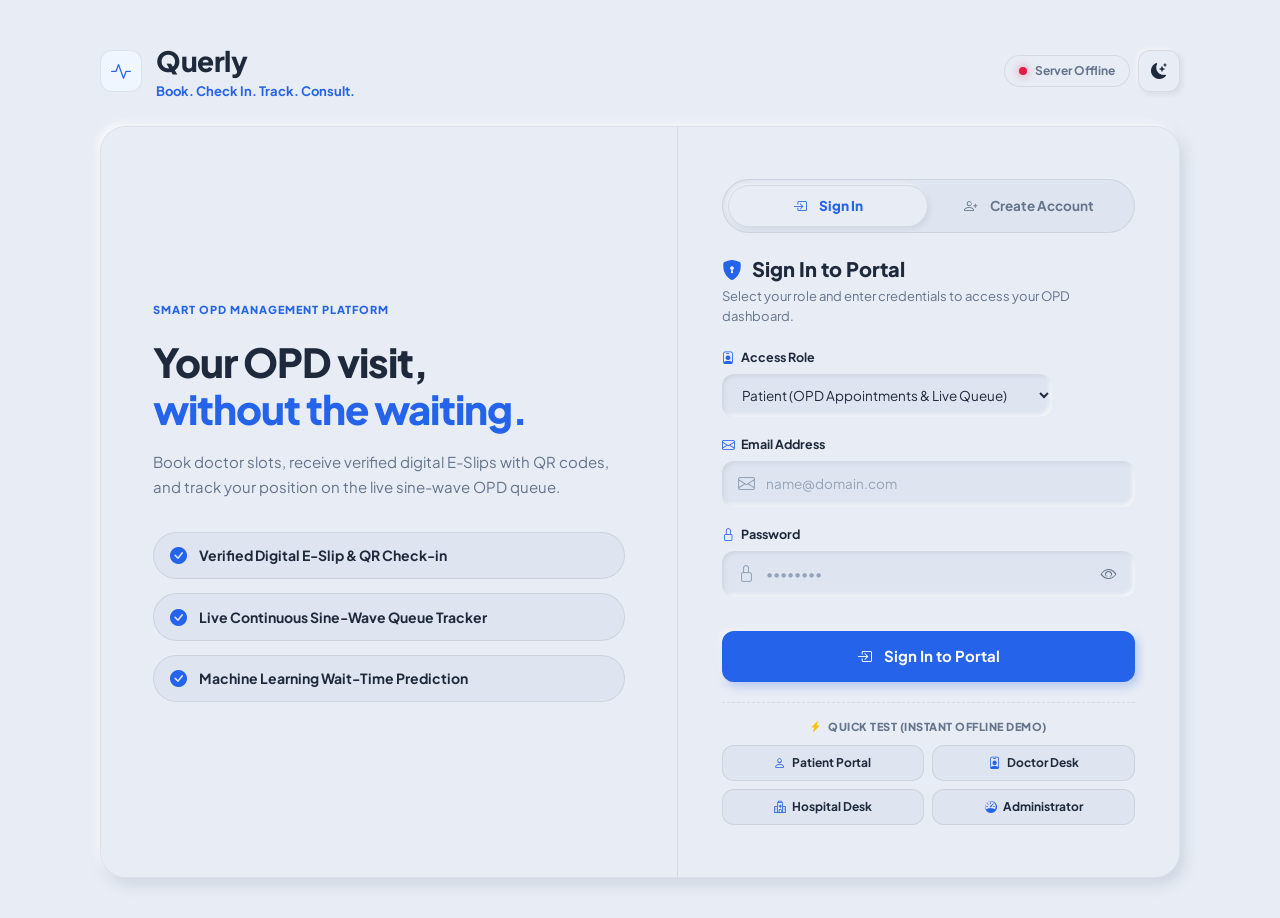
<file: frontend/index.html>
<!doctype html>
<html lang="en">

<head>
  <meta charset="utf-8" />
  <meta name="viewport" content="width=device-width,initial-scale=1" />
  <title>Querly - Smart OPD Management</title>
  <link rel="icon" type="image/svg+xml"
    href="data:image/svg+xml,<svg xmlns='http://www.w3.org/2000/svg' viewBox='0 0 64 64'><rect width='64' height='64' rx='14' fill='%2308707c'/><path d='M32 50 C32 50 10 36 10 22 C10 15 15 10 22 10 C26 10 30 13 32 16 C34 13 38 10 42 10 C49 10 54 15 54 22 C54 36 32 50 32 50Z' fill='white' opacity='0.15'/><polyline points='14,32 22,32 25,23 30,41 34,28 37,34 42,34 50,34' fill='none' stroke='white' stroke-width='4.5' stroke-linecap='round' stroke-linejoin='round'/></svg>" />
  <link rel="preconnect" href="https://fonts.googleapis.com">
  <link rel="preconnect" href="https://fonts.gstatic.com" crossorigin>
  <link
    href="https://fonts.googleapis.com/css2?family=Inter:wght@300;400;500;600;700;800&family=Plus+Jakarta+Sans:wght@400;500;600;700;800&display=swap"
    rel="stylesheet">
  <link href="https://cdn.jsdelivr.net/npm/bootstrap@5.3.3/dist/css/bootstrap.min.css" rel="stylesheet" />
  <link href="https://cdn.jsdelivr.net/npm/bootstrap-icons@1.11.3/font/bootstrap-icons.css" rel="stylesheet" />
  
  <!-- Shared Styles -->
  <link rel="stylesheet" href="shared/css/base.css" />
  <link rel="stylesheet" href="shared/css/layout.css" />
  <link rel="stylesheet" href="shared/css/auth.css" />
</head>

<body>
  <div id="toast" class="toast-box"></div>

  <div id="authView" class="auth-shell">
    <div class="d-flex justify-content-between align-items-center mb-4" style="max-width: 1080px; margin: 0 auto; width: 100%;">
      <div class="auth-brand m-0">
        <div class="logo-mark"><i class="bi bi-activity"></i></div>
        <div>
          <b>Querly</b>
          <span>Book. Check In. Track. Consult.</span>
        </div>
      </div>
      <div class="d-flex align-items-center gap-2">
        <button type="button" class="server-status-pill" onclick="openServerConfigModal()" title="Configure backend server connection">
          <span class="server-dot connected"></span>
          <span>Checking API...</span>
        </button>
        <button type="button" class="theme-toggle-btn" onclick="toggleTheme()" aria-label="Toggle Light/Dark Theme">
          <i class="bi bi-moon-stars-fill"></i>
        </button>
      </div>
    </div>

    <div class="auth-card">
      <div class="auth-copy">
        <span class="eyebrow">SMART OPD MANAGEMENT PLATFORM</span>
        <h1>Your OPD visit,<br /><span>without the waiting.</span></h1>
        <p>
          Book doctor slots, receive verified digital E-Slips with QR codes, and track your position on the live sine-wave OPD queue.
        </p>
        <div class="auth-points">
          <span><i class="bi bi-check-circle-fill"></i> Verified Digital E-Slip &amp; QR Check-in</span>
          <span><i class="bi bi-check-circle-fill"></i> Live Continuous Sine-Wave Queue Tracker</span>
          <span><i class="bi bi-check-circle-fill"></i> Machine Learning Wait-Time Prediction</span>
        </div>
      </div>

      <div class="auth-form">
        <div class="tabs">
          <button id="tabLogin" class="active" data-auth="login">
            <i class="bi bi-box-arrow-in-right me-1"></i> Sign In
          </button>
          <button id="tabRegister" data-auth="register">
            <i class="bi bi-person-plus me-1"></i> Create Account
          </button>
        </div>

        <!-- Login Form -->
        <form id="loginForm" class="auth-form-structure">
          <div class="form-header">
            <h4><i class="bi bi-shield-lock-fill text-teal"></i> Sign In to Portal</h4>
            <p>Select your role and enter credentials to access your OPD dashboard.</p>
          </div>

          <div class="form-group">
            <label for="loginRole"><i class="bi bi-person-badge"></i> Access Role</label>
            <select id="loginRole" class="form-select-custom">
              <option value="patient">Patient (OPD Appointments &amp; Live Queue)</option>
              <option value="doctor">Doctor (OPD Queue &amp; Consultations)</option>
              <option value="hospital">Hospital Desk (OPD Console &amp; Timestamps)</option>
              <option value="admin">Administrator (Analytics &amp; Supervision)</option>
            </select>
          </div>

          <div class="form-group">
            <label for="loginEmail"><i class="bi bi-envelope"></i> Email Address</label>
            <div class="input-icon-wrap">
              <i class="bi bi-envelope input-icon"></i>
              <input id="loginEmail" type="email" placeholder="name@domain.com" required autocomplete="email" />
            </div>
          </div>

          <div class="form-group">
            <label for="loginPassword"><i class="bi bi-lock"></i> Password</label>
            <div class="input-icon-wrap">
              <i class="bi bi-lock input-icon"></i>
              <input id="loginPassword" type="password" placeholder="••••••••" required autocomplete="current-password" />
              <button type="button" class="btn-toggle-pwd" onclick="togglePasswordVisibility('loginPassword', this)">
                <i class="bi bi-eye"></i>
              </button>
            </div>
          </div>

          <button class="primary-btn form-submit-btn" type="submit">
            <i class="bi bi-box-arrow-in-right me-1"></i> Sign In to Portal
          </button>
        </form>

        <!-- Create Account Form -->
        <form id="registerForm" class="auth-form-structure hidden">
          <div class="form-header">
            <h4><i class="bi bi-person-plus-fill text-teal"></i> Create OPD Account</h4>
            <p>Set up your new account and select your access role.</p>
          </div>

          <div class="form-group">
            <label for="regRole"><i class="bi bi-person-badge"></i> Access Role</label>
            <select id="regRole" class="form-select-custom">
              <option value="patient">Patient Portal</option>
              <option value="doctor">Doctor Consultation Portal</option>
              <option value="hospital">Hospital OPD Desk</option>
            </select>
          </div>

          <div class="form-group">
            <label for="regName"><i class="bi bi-person"></i> Full Name</label>
            <div class="input-icon-wrap">
              <i class="bi bi-person input-icon"></i>
              <input id="regName" type="text" placeholder="e.g. John Doe or Dr. Sarah Jenkins" required />
            </div>
          </div>

          <div class="form-group">
            <label for="regEmail"><i class="bi bi-envelope"></i> Email Address</label>
            <div class="input-icon-wrap">
              <i class="bi bi-envelope input-icon"></i>
              <input id="regEmail" type="email" placeholder="name@example.com" required autocomplete="email" />
            </div>
          </div>

          <div class="form-group">
            <label for="regPhone"><i class="bi bi-telephone"></i> Phone Number</label>
            <div class="input-icon-wrap">
              <i class="bi bi-telephone input-icon"></i>
              <input id="regPhone" type="tel" placeholder="+91 98765 43210" />
            </div>
          </div>

          <div class="form-group">
            <label for="regPassword"><i class="bi bi-key"></i> Create Password</label>
            <div class="input-icon-wrap">
              <i class="bi bi-lock input-icon"></i>
              <input id="regPassword" type="password" placeholder="At least 8 characters" minlength="8" required autocomplete="new-password" />
              <button type="button" class="btn-toggle-pwd" onclick="togglePasswordVisibility('regPassword', this)">
                <i class="bi bi-eye"></i>
              </button>
            </div>
          </div>

          <button class="primary-btn form-submit-btn" type="submit">
            <i class="bi bi-person-check-fill me-1"></i> Create Account
          </button>
        </form>

        <!-- Quick Demo Mode Access -->
        <div class="demo-login-box">
          <span class="demo-title"><i class="bi bi-lightning-charge-fill text-warning me-1"></i> Quick Test (Instant Offline Demo)</span>
          <div class="demo-btn-grid">
            <button type="button" class="demo-role-btn" onclick="quickDemoLogin('patient')">
              <i class="bi bi-person text-teal"></i> Patient Portal
            </button>
            <button type="button" class="demo-role-btn" onclick="quickDemoLogin('doctor')">
              <i class="bi bi-person-badge text-teal"></i> Doctor Desk
            </button>
            <button type="button" class="demo-role-btn" onclick="quickDemoLogin('hospital')">
              <i class="bi bi-hospital text-teal"></i> Hospital Desk
            </button>
            <button type="button" class="demo-role-btn" onclick="quickDemoLogin('admin')">
              <i class="bi bi-speedometer text-teal"></i> Administrator
            </button>
          </div>
        </div>
      </div>
    </div>
  </div>

  <!-- Shared Scripts -->
  <script src="shared/js/utils.js"></script>
  <script src="shared/js/api.js"></script>
  <script src="shared/js/auth.js"></script>

  <script>
    // Check if already authenticated, and redirect immediately to the user's dashboard
    (function checkExistingSession() {
      const token = getToken();
      const user = getCurrentUser();
      if (token && user && user.role) {
        window.location.href = getDashboardPath(user.role);
      }
    })();

    // Tab switching with smooth cross-fade animation
    document.querySelectorAll(".tabs button").forEach((btn) => {
      btn.onclick = () => {
        document.querySelectorAll(".tabs button").forEach((b) => b.classList.remove("active"));
        btn.classList.add("active");
        const isLogin = btn.dataset.auth === "login";
        const targetForm = isLogin ? $("#loginForm") : $("#registerForm");
        const otherForm = isLogin ? $("#registerForm") : $("#loginForm");
        
        otherForm.classList.add("hidden");
        targetForm.classList.remove("hidden");
        targetForm.classList.remove("view-transition-enter");
        void targetForm.offsetWidth; // trigger reflow for smooth animation
        targetForm.classList.add("view-transition-enter");
      };
    });

    // Handle Quick Demo Login
    async function quickDemoLogin(role) {
      try {
        const user = await loginAsDemo(role);
        toast(`Signed in as ${user.name} (${role.toUpperCase()} Demo)`);
        setTimeout(() => {
          window.location.href = getDashboardPath(user.role);
        }, 250);
      } catch (err) {
        toast(err.message);
      }
    }

    // Handle Login
    $("#loginForm").onsubmit = async (e) => {
      e.preventDefault();
      const email = $("#loginEmail").value.trim();
      const password = $("#loginPassword").value;
      const role = $("#loginRole").value;
      try {
        const user = await loginUser(email, password, role);
        toast(`Signed in as ${user.name}`);
        setTimeout(() => {
          window.location.href = getDashboardPath(user.role);
        }, 250);
      } catch (err) {
        toast(err.message);
        // If network or mixed content error, prompt server settings after brief delay
        if (err.message.includes("Cannot connect") || err.message.includes("Mixed Content")) {
          setTimeout(() => {
            openServerConfigModal();
          }, 1200);
        }
      }
    };

    // Handle Registration
    $("#registerForm").onsubmit = async (e) => {
      e.preventDefault();
      const name = $("#regName").value.trim();
      const email = $("#regEmail").value.trim();
      const phone = $("#regPhone").value.trim();
      const role = $("#regRole").value;
      const password = $("#regPassword").value;

      try {
        const user = await registerUser({ name, email, phone, role, password });
        toast(`Account created for ${user.name}`);
        setTimeout(() => {
          window.location.href = getDashboardPath(user.role);
        }, 250);
      } catch (err) {
        toast(err.message);
        if (err.message.includes("Cannot connect") || err.message.includes("Mixed Content")) {
          setTimeout(() => {
            openServerConfigModal();
          }, 1200);
        }
      }
    };
  </script>
</body>

</html>
</file>
<file: frontend/shared/css/base.css>
:root {
  /* Pure Neumorphic Light Theme (Soft White + Blue) */
  --bg: #e8ecf4;
  --surface: #e8ecf4;
  --surface-raised: #e8ecf4;
  --surface-soft: #dfe5f0;
  --surface-card: #e8ecf4;
  --surface-inset: #dfe5f0;
  
  --primary-blue: #2563eb;
  --primary-blue-hover: #1d4ed8;
  --primary-blue-light: rgba(37, 99, 235, 0.12);
  --primary-blue-soft: #eff6ff;
  --primary-dark: #1e40af;
  --accent-cyan: #0284c7;

  --text-main: #1e293b;
  --text-muted: #64748b;
  --text-light: #94a3b8;
  
  --status-green: #059669;
  --status-green-bg: #ecfdf5;
  --status-green-border: #a7f3d0;
  
  --status-orange: #d97706;
  --status-orange-bg: #fffbeb;
  --status-orange-border: #fde68a;

  --status-red: #e11d48;
  --status-red-bg: #fff1f2;
  --status-red-border: #fecdd3;

  --status-purple: #7c3aed;
  --status-purple-bg: #f5f3ff;
  --status-purple-border: #ddd6fe;

  --radius-xl: 26px;
  --radius-lg: 20px;
  --radius-md: 16px;
  --radius-sm: 12px;
  --radius-pill: 9999px;

  /* Neumorphic Dual Shadows (Extruded Surfaces) - Compact, Crisp & Less Scattered */
  --shadow-raised-lg: 4px 6px 14px rgba(150, 165, 185, 0.35), -3px -3px 9px rgba(255, 255, 255, 0.85);
  --shadow-raised: 3px 4px 9px rgba(150, 165, 185, 0.32), -2px -2px 7px rgba(255, 255, 255, 0.8);
  --shadow-raised-sm: 2px 2px 5px rgba(150, 165, 185, 0.25), -1px -1px 4px rgba(255, 255, 255, 0.75);
  --shadow-raised-hover: 4px 6px 12px rgba(150, 165, 185, 0.38), -3px -3px 9px rgba(255, 255, 255, 0.9);
  
  /* Inward / Inset Neumorphism for Input Fields & Recessed Surfaces */
  --shadow-inset: inset 2px 2px 4px rgba(150, 165, 185, 0.26), inset -2px -2px 4px rgba(255, 255, 255, 0.75);
  --shadow-inset-focus: inset 2px 2px 4px rgba(150, 165, 185, 0.35), inset -2px -2px 4px rgba(255, 255, 255, 0.85), 0 0 0 3px rgba(37, 99, 235, 0.2);
  --shadow-pressed: inset 2px 2px 5px rgba(150, 165, 185, 0.32), inset -2px -2px 5px rgba(255, 255, 255, 0.8);

  --btn-primary-shadow: 3px 4px 10px rgba(37, 99, 235, 0.28), -2px -2px 6px rgba(255, 255, 255, 0.7);
  --btn-primary-pressed: inset 2px 2px 5px rgba(15, 23, 42, 0.35), inset -1px -1px 4px rgba(255, 255, 255, 0.2);
  --btn-secondary-shadow: 2px 3px 7px rgba(150, 165, 185, 0.3), -2px -2px 6px rgba(255, 255, 255, 0.8);

  /* Micro-Border Boundary for crisp geometric definition */
  --panel-border: 1px solid rgba(0, 0, 0, 0.05);
  --card-border: 1px solid rgba(0, 0, 0, 0.04);

  /* Compatibility & Semantic Aliases */
  --primary: var(--primary-blue);
  --primary-2: var(--accent-cyan);
  --primary-light: #60a5fa;
  --green: var(--status-green);
  --orange: var(--status-orange);
  --red: var(--status-red);
  --purple: var(--status-purple);
  --ink: var(--text-main);
  --line: rgba(0, 0, 0, 0.08);
  --border-light: rgba(255, 255, 255, 0.6);
  --font-heading: 'Plus Jakarta Sans', sans-serif;
  --transition-fast: 0.18s cubic-bezier(0.4, 0, 0.2, 1);
  --transition-normal: 0.25s cubic-bezier(0.4, 0, 0.2, 1);
}

[data-theme="dark"] {
  /* Dedicated Pitch-Dark Navy Neumorphic Theme */
  --bg: #0b1120;
  --surface: #0f172a;
  --surface-raised: #111b33;
  --surface-soft: #15223e;
  --surface-card: #0f172a;
  --surface-inset: #090e1a;

  --primary-blue: #38bdf8;
  --primary-blue-hover: #0ea5e9;
  --primary-blue-light: rgba(56, 189, 248, 0.15);
  --primary-blue-soft: #082f49;
  --primary-dark: #0284c7;
  --accent-cyan: #38bdf8;

  --text-main: #f8fafc;
  --text-muted: #94a3b8;
  --text-light: #64748b;

  --status-green: #34d399;
  --status-green-bg: rgba(52, 211, 153, 0.12);
  --status-green-border: rgba(52, 211, 153, 0.25);

  --status-orange: #fbbf24;
  --status-orange-bg: rgba(251, 191, 36, 0.12);
  --status-orange-border: rgba(251, 191, 36, 0.25);

  --status-red: #f43f5e;
  --status-red-bg: rgba(244, 63, 94, 0.12);
  --status-red-border: rgba(244, 63, 94, 0.25);

  --status-purple: #a78bfa;
  --status-purple-bg: rgba(167, 139, 250, 0.12);
  --status-purple-border: rgba(167, 139, 250, 0.25);

  --shadow-raised-lg: 4px 5px 14px rgba(0, 0, 0, 0.55), -2px -2px 8px rgba(255, 255, 255, 0.04);
  --shadow-raised: 3px 3px 8px rgba(0, 0, 0, 0.45), -2px -2px 6px rgba(255, 255, 255, 0.03);
  --shadow-raised-sm: 2px 2px 5px rgba(0, 0, 0, 0.4), -1px -1px 4px rgba(255, 255, 255, 0.02);
  --shadow-raised-hover: 4px 5px 12px rgba(0, 0, 0, 0.55), -2px -2px 8px rgba(255, 255, 255, 0.05);

  --shadow-inset: inset 2px 2px 4px rgba(0, 0, 0, 0.5), inset -1px -1px 4px rgba(255, 255, 255, 0.03);
  --shadow-inset-focus: inset 2px 2px 4px rgba(0, 0, 0, 0.6), inset -1px -1px 4px rgba(255, 255, 255, 0.04), 0 0 0 3px rgba(56, 189, 248, 0.25);
  --shadow-pressed: inset 3px 3px 6px rgba(0, 0, 0, 0.55), inset -2px -2px 6px rgba(255, 255, 255, 0.04);

  --btn-primary-shadow: 3px 4px 12px rgba(0, 0, 0, 0.5), -2px -2px 8px rgba(56, 189, 248, 0.15);
  --btn-primary-pressed: inset 2px 2px 5px rgba(0, 0, 0, 0.5), inset -1px -1px 4px rgba(56, 189, 248, 0.2);
  --btn-secondary-shadow: 2px 3px 6px rgba(0, 0, 0, 0.4), -2px -2px 6px rgba(30, 41, 59, 0.3);

  /* Micro-Border Boundary for dark mode */
  --panel-border: 1px solid rgba(255, 255, 255, 0.07);
  --card-border: 1px solid rgba(255, 255, 255, 0.06);

  /* Compatibility & Semantic Aliases */
  --primary: var(--primary-blue);
  --primary-2: var(--accent-cyan);
  --primary-light: #38bdf8;
  --green: var(--status-green);
  --orange: var(--status-orange);
  --red: var(--status-red);
  --purple: var(--status-purple);
  --ink: var(--text-main);
  --line: rgba(255, 255, 255, 0.08);
  --border-light: rgba(255, 255, 255, 0.08);
  --font-heading: 'Plus Jakarta Sans', sans-serif;
  --transition-fast: 0.18s cubic-bezier(0.4, 0, 0.2, 1);
  --transition-normal: 0.25s cubic-bezier(0.4, 0, 0.2, 1);
}

* {
  box-sizing: border-box;
}

body {
  margin: 0;
  color: var(--text-main);
  font-family: "Plus Jakarta Sans", "Inter", system-ui, -apple-system, sans-serif;
  background: var(--bg);
  -webkit-font-smoothing: antialiased;
  transition: background-color 0.3s ease, color 0.3s ease;
}

button, input, select, textarea {
  font: inherit;
}

/* Micro-interaction and tactile transitions */
button, .nav-btn, .primary-btn, .btn, .book, .slot, .logout, .icon-btn, .close, .action-card, .doctor-card, .hospital-card, .history-card {
  transition: all 0.22s cubic-bezier(0.4, 0, 0.2, 1);
}

.hidden {
  display: none !important;
}

/* ============================================================
   NEUMORPHIC BUTTONS (Tactile Raised -> Inset Press Effect)
   ============================================================ */

.primary-btn {
  background: var(--primary-blue);
  color: #ffffff;
  border: none;
  border-radius: var(--radius-sm);
  padding: 12px 22px;
  font-weight: 700;
  font-size: 14px;
  cursor: pointer;
  display: inline-flex;
  align-items: center;
  justify-content: center;
  gap: 8px;
  box-shadow: var(--btn-primary-shadow);
  user-select: none;
  text-decoration: none;
}

.primary-btn:hover {
  background: var(--primary-blue-hover);
  color: #ffffff;
  transform: translateY(-2px);
  box-shadow: var(--shadow-raised-hover);
}

.primary-btn:active {
  transform: translateY(1px) scale(0.98);
  box-shadow: var(--btn-primary-pressed);
}

.btn-secondary-neumorphic, .btn-outline-primary, .btn-outline-secondary {
  background: var(--surface);
  color: var(--text-main);
  border: none;
  border-radius: var(--radius-sm);
  padding: 9px 16px;
  font-weight: 600;
  font-size: 13px;
  cursor: pointer;
  display: inline-flex;
  align-items: center;
  gap: 6px;
  box-shadow: var(--btn-secondary-shadow);
}

.btn-secondary-neumorphic:hover, .btn-outline-primary:hover, .btn-outline-secondary:hover {
  background: var(--surface);
  color: var(--primary-blue);
  transform: translateY(-1px);
  box-shadow: var(--shadow-raised-hover);
}

.btn-secondary-neumorphic:active, .btn-outline-primary:active, .btn-outline-secondary:active {
  transform: translateY(1px) scale(0.98);
  box-shadow: var(--shadow-pressed);
}

.btn-teal, .btn-success {
  background: var(--primary-blue);
  color: #fff !important;
  border: none !important;
  border-radius: var(--radius-sm);
  box-shadow: var(--btn-primary-shadow);
}

.btn-teal:hover, .btn-success:hover {
  background: var(--primary-blue-hover);
  color: #fff !important;
  transform: translateY(-1px);
}

.btn-teal:active, .btn-success:active {
  transform: translateY(1px) scale(0.98);
  box-shadow: var(--btn-primary-pressed);
}

.btn-outline-danger {
  background: var(--surface);
  color: var(--status-red);
  border: none;
  border-radius: var(--radius-sm);
  box-shadow: var(--shadow-raised-sm);
}

.btn-outline-danger:hover {
  background: var(--status-red);
  color: #fff;
  transform: translateY(-1px);
}

.btn-outline-danger:active {
  transform: translateY(1px) scale(0.98);
  box-shadow: var(--shadow-pressed);
}

.text-teal {
  color: var(--primary-blue) !important;
}

/* ============================================================
   INWARD / INSET NEUMORPHISM FOR INPUT FIELDS
   (Pressed into the surface)
   ============================================================ */

input, select, textarea, .form-control, .form-select-custom {
  background: var(--surface-inset) !important;
  color: var(--text-main) !important;
  border: none !important;
  border-radius: var(--radius-sm) !important;
  box-shadow: var(--shadow-inset) !important;
  padding: 12px 16px;
  font-size: 13.5px;
  outline: none !important;
  transition: all 0.2s ease;
}

input:hover, select:hover, textarea:hover, .form-control:hover, .form-select-custom:hover {
  box-shadow: var(--shadow-pressed) !important;
}

input:focus, select:focus, textarea:focus, .form-control:focus, .form-select-custom:focus {
  box-shadow: var(--shadow-inset-focus) !important;
}

input::placeholder, textarea::placeholder {
  color: var(--text-light);
}

/* ============================================================
   NEUMORPHIC PANELS & BOXES (Grouping Data)
   ============================================================ */

.panel {
  background: var(--surface);
  border-radius: var(--radius-lg);
  border: var(--panel-border);
  padding: 26px;
  box-shadow: var(--shadow-raised);
  margin-bottom: 24px;
}

/* ============================================================
   SMOOTH TRANSITIONS & KEYFRAME ANIMATIONS
   ============================================================ */
@keyframes smoothViewFadeIn {
  from {
    opacity: 0;
    transform: translateY(8px);
  }
  to {
    opacity: 1;
    transform: translateY(0);
  }
}

@keyframes smoothViewFadeOut {
  from {
    opacity: 1;
    transform: translateY(0);
  }
  to {
    opacity: 0;
    transform: translateY(-6px);
  }
}

@keyframes smoothPageEnter {
  from {
    opacity: 0;
    transform: scale(0.994) translateY(6px);
  }
  to {
    opacity: 1;
    transform: scale(1) translateY(0);
  }
}

@keyframes modalFadeIn {
  from {
    opacity: 0;
    transform: scale(0.96) translateY(10px);
  }
  to {
    opacity: 1;
    transform: scale(1) translateY(0);
  }
}

@keyframes modalFadeOut {
  from {
    opacity: 1;
    transform: scale(1) translateY(0);
  }
  to {
    opacity: 0;
    transform: scale(0.96) translateY(10px);
  }
}

.view-transition-enter {
  animation: smoothViewFadeIn 0.28s cubic-bezier(0.16, 1, 0.3, 1) forwards;
}

.view-transition-exit {
  animation: smoothViewFadeOut 0.16s cubic-bezier(0.4, 0, 1, 1) forwards;
}

.page-smooth-enter {
  animation: smoothPageEnter 0.35s cubic-bezier(0.16, 1, 0.3, 1) forwards;
}

/* Responsive Neumorphism adaptations for mobile devices */
@media (max-width: 768px) {
  :root {
    --shadow-raised-lg: 3px 4px 10px rgba(150, 165, 185, 0.3), -2px -2px 6px rgba(255, 255, 255, 0.8);
    --shadow-raised: 2px 3px 6px rgba(150, 165, 185, 0.28), -1px -1px 4px rgba(255, 255, 255, 0.75);
    --shadow-raised-hover: 3px 4px 8px rgba(150, 165, 185, 0.35), -2px -2px 6px rgba(255, 255, 255, 0.85);
    --shadow-inset: inset 2px 2px 3px rgba(150, 165, 185, 0.25), inset -1px -1px 3px rgba(255, 255, 255, 0.7);
    --shadow-pressed: inset 2px 2px 4px rgba(150, 165, 185, 0.3), inset -1px -1px 4px rgba(255, 255, 255, 0.75);
  }

  [data-theme="dark"] {
    --shadow-raised-lg: 3px 4px 10px rgba(0, 0, 0, 0.45), -2px -2px 6px rgba(255, 255, 255, 0.03);
    --shadow-raised: 2px 3px 6px rgba(0, 0, 0, 0.4), -1px -1px 4px rgba(255, 255, 255, 0.02);
    --shadow-raised-hover: 3px 4px 8px rgba(0, 0, 0, 0.48), -2px -2px 6px rgba(255, 255, 255, 0.04);
    --shadow-inset: inset 2px 2px 3px rgba(0, 0, 0, 0.45), inset -1px -1px 3px rgba(255, 255, 255, 0.02);
    --shadow-pressed: inset 2px 2px 4px rgba(0, 0, 0, 0.5), inset -1px -1px 4px rgba(255, 255, 255, 0.03);
  }

  .panel {
    padding: 20px 16px;
    border-radius: var(--radius-md);
  }
}

@media (max-width: 480px) {
  .panel {
    padding: 16px 12px;
  }
  
  .table th {
    padding: 10px 12px;
    font-size: 10px;
  }
  
  .table td {
    padding: 12px 12px;
    font-size: 12px;
  }
}

@media (prefers-reduced-motion: reduce) {
  *, ::before, ::after {
    animation-duration: 0.01ms !important;
    animation-iteration-count: 1 !important;
    transition-duration: 0.01ms !important;
  }
}

.empty {
  text-align: center;
  padding: 48px 16px;
  color: var(--text-muted);
  font-size: 14px;
}

.section-title {
  font-size: clamp(16px, 2.2vw, 19px);
  font-weight: 800;
  color: var(--text-main);
  margin: 28px 0 16px;
  display: flex;
  align-items: center;
  gap: 10px;
  overflow-wrap: break-word;
}

.section-title i {
  color: var(--primary-blue);
  font-size: 21px;
  flex-shrink: 0;
}

.eyebrow {
  display: inline-block;
  font-size: 11px;
  font-weight: 800;
  letter-spacing: 1px;
  text-transform: uppercase;
  color: var(--primary-blue);
  margin-bottom: 6px;
}

/* ============================================================
   PILLS & STATUS BADGES (Soft Inset / Tactile)
   ============================================================ */

.pill {
  display: inline-flex;
  align-items: center;
  gap: 6px;
  padding: 5px 14px;
  border-radius: var(--radius-pill);
  font-size: 12px;
  font-weight: 700;
  text-transform: capitalize;
  white-space: nowrap;
}

.pill.green {
  background: var(--status-green-bg);
  color: var(--status-green);
  box-shadow: var(--shadow-raised-sm);
}

.pill.orange {
  background: var(--status-orange-bg);
  color: var(--status-orange);
  box-shadow: var(--shadow-raised-sm);
}

.pill.purple {
  background: var(--status-purple-bg);
  color: var(--status-purple);
  box-shadow: var(--shadow-raised-sm);
}

.pill.blinking {
  animation: pulse-soft 2s infinite ease-in-out;
}

@keyframes pulse-soft {
  0%, 100% { opacity: 1; transform: scale(1); }
  50% { opacity: 0.8; transform: scale(0.97); }
}

.token-pill {
  font-family: 'SF Mono', Consolas, monospace;
  font-size: 13px;
  font-weight: 700;
  background: var(--surface-soft);
  color: var(--primary-blue);
  padding: 4px 10px;
  border-radius: 8px;
  box-shadow: var(--shadow-inset);
  letter-spacing: 0.5px;
  display: inline-block;
  white-space: nowrap;
}

/* ============================================================
   NEUMORPHIC DATA TABLES
   ============================================================ */

.table-responsive {
  border-radius: var(--radius-md);
  box-shadow: var(--shadow-inset);
  padding: 6px;
  background: var(--surface-inset);
  overflow-x: auto;
  -webkit-overflow-scrolling: touch;
  max-width: 100%;
}

.table {
  width: 100%;
  border-collapse: separate;
  border-spacing: 0 6px;
  font-size: 13px;
  background: transparent;
  margin-bottom: 0;
  min-width: 580px;
}

.table th {
  background: transparent;
  color: var(--text-muted);
  font-weight: 700;
  text-transform: uppercase;
  font-size: 11px;
  letter-spacing: 0.5px;
  padding: 12px 18px;
  border: none;
  white-space: nowrap;
}

.table td {
  padding: 16px 18px;
  background: var(--surface);
  color: var(--text-main);
  vertical-align: middle;
  border: none;
  box-shadow: var(--shadow-raised-sm);
  transition: transform 0.15s ease;
}

.table tbody tr td:first-child {
  border-top-left-radius: 12px;
  border-bottom-left-radius: 12px;
}

.table tbody tr td:last-child {
  border-top-right-radius: 12px;
  border-bottom-right-radius: 12px;
}

@media (hover: hover) and (pointer: fine) {
  .table tbody tr:hover td {
    background: var(--surface-card);
    transform: translateY(-1px);
  }
}

.table-active-row td {
  background: var(--primary-blue-light) !important;
}

.appointment-actions {
  display: flex;
  gap: 8px;
  flex-wrap: wrap;
}

/* Responsive Neumorphism adaptations for mobile devices */
@media (max-width: 768px) {
  :root {
    --shadow-raised-lg: 6px 6px 14px rgba(166, 178, 197, 0.5), -6px -6px 14px rgba(255, 255, 255, 0.9);
    --shadow-raised: 4px 4px 10px rgba(166, 178, 197, 0.45), -4px -4px 10px rgba(255, 255, 255, 0.85);
    --shadow-raised-hover: 5px 5px 12px rgba(166, 178, 197, 0.55), -5px -5px 12px rgba(255, 255, 255, 0.95);
    --shadow-inset: inset 2px 2px 4px rgba(166, 178, 197, 0.45), inset -2px -2px 4px rgba(255, 255, 255, 0.8);
    --shadow-pressed: inset 3px 3px 6px rgba(166, 178, 197, 0.55), inset -3px -3px 6px rgba(255, 255, 255, 0.85);
  }

  [data-theme="dark"] {
    --shadow-raised-lg: 6px 6px 14px rgba(0, 0, 0, 0.5), -4px -4px 12px rgba(30, 41, 59, 0.22);
    --shadow-raised: 4px 4px 10px rgba(0, 0, 0, 0.45), -3px -3px 8px rgba(30, 41, 59, 0.2);
    --shadow-raised-hover: 5px 5px 12px rgba(0, 0, 0, 0.55), -4px -4px 10px rgba(30, 41, 59, 0.25);
    --shadow-inset: inset 2px 2px 4px rgba(0, 0, 0, 0.6), inset -2px -2px 4px rgba(30, 41, 59, 0.15);
    --shadow-pressed: inset 3px 3px 6px rgba(0, 0, 0, 0.65), inset -3px -3px 6px rgba(30, 41, 59, 0.2);
  }

  .panel {
    padding: 20px 16px;
    border-radius: var(--radius-md);
  }
}

@media (max-width: 480px) {
  .panel {
    padding: 16px 12px;
  }
  
  .table th {
    padding: 10px 12px;
    font-size: 10px;
  }
  
  .table td {
    padding: 12px 12px;
    font-size: 12px;
  }
}

@media (prefers-reduced-motion: reduce) {
  *, ::before, ::after {
    animation-duration: 0.01ms !important;
    animation-iteration-count: 1 !important;
    transition-duration: 0.01ms !important;
  }
}
</file>
<file: frontend/shared/css/layout.css>
.app-shell {
  display: flex;
  min-height: 100vh;
  background: var(--bg);
  animation: smoothPageEnter 0.3s cubic-bezier(0.16, 1, 0.3, 1) forwards;
}

.sidebar {
  width: 270px;
  background: var(--surface);
  border-right: 1px solid var(--line);
  box-shadow: none;
  display: flex;
  flex-direction: column;
  padding: 26px 18px;
  flex-shrink: 0;
  position: sticky;
  top: 0;
  height: 100vh;
  z-index: 100;
  transition: background-color 0.3s ease, border-color 0.3s ease;
}

.brand {
  display: flex;
  align-items: center;
  gap: 14px;
  margin-bottom: 28px;
  padding: 0 8px;
}

.brand b {
  font-size: 22px;
  font-family: 'Plus Jakarta Sans', sans-serif;
  font-weight: 800;
  letter-spacing: -0.5px;
  color: var(--text-main);
}

.brand small {
  display: block;
  color: var(--primary-blue);
  font-size: 11px;
  font-weight: 700;
  letter-spacing: 0.3px;
  text-transform: uppercase;
}

.logo-mark {
  width: 42px;
  height: 42px;
  border-radius: var(--radius-sm);
  background: var(--primary-blue-soft);
  color: var(--primary-blue);
  border: 1px solid var(--line);
  display: grid;
  place-items: center;
  font-size: 20px;
  flex-shrink: 0;
  box-shadow: none;
  transition: all 0.22s ease;
}

[data-theme="dark"] .logo-mark {
  background: rgba(56, 189, 248, 0.12);
  border-color: rgba(56, 189, 248, 0.2);
}

.logo-mark.small {
  width: 38px;
  height: 38px;
  border-radius: 10px;
  font-size: 18px;
}

nav {
  display: flex;
  flex-direction: column;
  gap: 6px;
  flex: 1;
}

/* Modern, Clean & Simple Navbar Buttons - No Complex Shadows */
.nav-btn {
  display: flex;
  align-items: center;
  gap: 13px;
  padding: 11px 16px;
  border-radius: var(--radius-sm);
  background: transparent;
  border: 1px solid transparent;
  border-left: 3.5px solid transparent;
  color: var(--text-muted);
  font-weight: 600;
  font-size: 13.5px;
  text-align: left;
  cursor: pointer;
  width: 100%;
  box-shadow: none !important;
  position: relative;
  transition: all 0.2s cubic-bezier(0.16, 1, 0.3, 1);
}

.nav-btn i {
  font-size: 18px;
  color: var(--text-light);
  transition: transform 0.2s ease, color 0.2s ease;
}

/* Simplified, Sleek Hover Effect */
.nav-btn:hover {
  background: var(--primary-blue-light);
  color: var(--primary-blue);
  transform: translateX(4px);
  border-color: transparent;
  border-left-color: rgba(37, 99, 235, 0.35);
  box-shadow: none !important;
}

.nav-btn:hover i {
  color: var(--primary-blue);
  transform: scale(1.1);
}

/* Active State: Clean Left Accent Indicator Bar + Subtle Pill Tint (No Clutter, No Inset Mud) */
.nav-btn.active {
  background: var(--primary-blue-light) !important;
  color: var(--primary-blue) !important;
  border-color: transparent !important;
  border-left: 3.5px solid var(--primary-blue) !important;
  font-weight: 800;
  box-shadow: none !important;
}

.nav-btn.active i {
  color: var(--primary-blue);
  transform: scale(1.15);
}

.emergency {
  background: var(--surface-soft);
  border: 1px solid var(--line);
  box-shadow: none;
  padding: 14px 16px;
  border-radius: var(--radius-sm);
  margin-bottom: 16px;
  display: flex;
  flex-direction: column;
  gap: 3px;
}

.emergency b {
  color: var(--status-red);
  font-size: 12px;
  font-weight: 800;
}

.emergency span {
  font-size: 11px;
  color: var(--text-muted);
}

.emergency strong {
  font-size: 13.5px;
  color: var(--text-main);
  margin-top: 3px;
  font-weight: 800;
}

.logout {
  display: flex;
  align-items: center;
  justify-content: center;
  gap: 10px;
  padding: 11px 16px;
  background: transparent;
  border: 1px solid var(--line);
  border-radius: var(--radius-sm);
  color: var(--status-red);
  font-weight: 700;
  font-size: 13px;
  cursor: pointer;
  box-shadow: none;
  transition: all 0.2s ease;
}

.logout:hover {
  background: var(--status-red);
  border-color: var(--status-red);
  color: #fff;
  transform: translateY(-1px);
  box-shadow: 0 4px 12px rgba(225, 29, 72, 0.2);
}

.logout:active {
  transform: translateY(1px) scale(0.98);
}

.main {
  flex: 1;
  padding: 30px 42px 60px;
  max-width: 1400px;
  margin: 0 auto;
  width: 100%;
}

header {
  display: flex;
  align-items: center;
  justify-content: space-between;
  gap: 24px;
  margin-bottom: 28px;
  padding-bottom: 18px;
  border-bottom: 1px solid var(--line);
}

/* Clean, Modern Search Bar - Crisp border instead of heavy inset shadow */
.search {
  display: flex;
  align-items: center;
  gap: 12px;
  background: var(--surface-soft);
  border: 1.5px solid var(--line);
  border-radius: var(--radius-md);
  padding: 10px 18px;
  width: 380px;
  color: var(--text-muted);
  box-shadow: none;
  transition: all 0.2s ease;
}

.search:focus-within {
  background: var(--surface);
  border-color: var(--primary-blue);
  box-shadow: 0 0 0 3px var(--primary-blue-light);
}

.search input {
  border: none !important;
  outline: none !important;
  background: transparent !important;
  width: 100%;
  font-size: 13.5px;
  padding: 0 !important;
  box-shadow: none !important;
  color: var(--text-main) !important;
}

.header-actions {
  display: flex;
  align-items: center;
  gap: 12px;
}

/* Server Status & Configuration Badge */
.server-status-pill {
  display: inline-flex;
  align-items: center;
  gap: 8px;
  padding: 6px 14px;
  border-radius: var(--radius-pill);
  font-size: 12px;
  font-weight: 700;
  border: 1px solid var(--line);
  background: var(--surface);
  color: var(--text-muted);
  cursor: pointer;
  user-select: none;
  transition: all 0.2s ease;
}

.server-status-pill:hover {
  border-color: var(--primary-blue);
  color: var(--primary-blue);
  transform: translateY(-1px);
}

.server-dot {
  width: 8px;
  height: 8px;
  border-radius: 50%;
  background: var(--status-orange);
  display: inline-block;
  flex-shrink: 0;
  box-shadow: 0 0 6px rgba(217, 119, 6, 0.4);
}

.server-dot.connected {
  background: var(--status-green);
  box-shadow: 0 0 8px rgba(5, 150, 105, 0.5);
}

.server-dot.error {
  background: var(--status-red);
  box-shadow: 0 0 8px rgba(225, 29, 72, 0.5);
}

.server-dot.demo {
  background: var(--status-purple);
  box-shadow: 0 0 8px rgba(124, 58, 237, 0.5);
}

/* Tactile Icon Buttons - Crisp Micro-Border */
.icon-btn, .theme-toggle-btn, .sidebar-toggle-btn, .server-config-btn {
  background: var(--surface);
  border: 1px solid var(--line);
  border-radius: var(--radius-sm);
  width: 42px;
  height: 42px;
  display: grid;
  place-items: center;
  color: var(--text-main);
  cursor: pointer;
  position: relative;
  box-shadow: var(--shadow-raised-sm);
  font-size: 16px;
  flex-shrink: 0;
  transition: all 0.2s ease;
}

.sidebar-toggle-btn {
  display: none;
  font-size: 20px;
}

.sidebar-close-btn {
  background: var(--surface);
  border: 1px solid var(--line);
  border-radius: var(--radius-sm);
  width: 36px;
  height: 36px;
  display: none;
  place-items: center;
  color: var(--text-muted);
  cursor: pointer;
  box-shadow: var(--shadow-raised-sm);
  font-size: 15px;
  margin-left: auto;
  flex-shrink: 0;
}

.sidebar-close-btn:hover {
  color: var(--status-red);
  border-color: var(--status-red);
}

.sidebar-backdrop {
  position: fixed;
  inset: 0;
  background: rgba(11, 17, 32, 0.55);
  backdrop-filter: blur(4px);
  -webkit-backdrop-filter: blur(4px);
  z-index: 1100;
  opacity: 0;
  pointer-events: none;
  transition: opacity 0.25s ease;
}

.sidebar-backdrop.show {
  opacity: 1;
  pointer-events: auto;
}

body.sidebar-locked {
  overflow: hidden;
}

.icon-btn:hover, .theme-toggle-btn:hover, .sidebar-toggle-btn:hover, .server-config-btn:hover {
  border-color: var(--primary-blue);
  color: var(--primary-blue);
  transform: translateY(-1px);
  box-shadow: var(--shadow-raised);
}

.icon-btn:active, .theme-toggle-btn:active, .sidebar-toggle-btn:active, .server-config-btn:active {
  transform: translateY(1px) scale(0.96);
  box-shadow: var(--shadow-pressed);
}

.icon-btn em {
  position: absolute;
  top: -3px;
  right: -3px;
  background: var(--primary-blue);
  color: #fff;
  font-size: 10px;
  font-weight: 800;
  border-radius: 999px;
  padding: 1px 6px;
  font-style: normal;
  box-shadow: 0 2px 6px rgba(0,0,0,0.2);
}

/* Profile Chip - Clean & Defined */
.profile {
  display: flex;
  align-items: center;
  gap: 12px;
  cursor: pointer;
  position: relative;
  user-select: none;
  background: var(--surface);
  border: 1px solid var(--line);
  padding: 5px 14px 5px 7px;
  border-radius: var(--radius-pill);
  box-shadow: var(--shadow-raised-sm);
  transition: all 0.2s ease;
}

.profile:hover {
  border-color: var(--primary-blue);
  transform: translateY(-1px);
  box-shadow: var(--shadow-raised);
}

.profile .avatar, .avatar {
  width: 36px;
  height: 36px;
  border-radius: 50%;
  background: var(--primary-blue);
  color: #fff;
  display: grid;
  place-items: center;
  font-weight: 800;
  font-size: 14px;
  box-shadow: 0 2px 8px rgba(37, 99, 235, 0.3);
}

.profile b {
  display: block;
  font-size: 13.5px;
  color: var(--text-main);
  line-height: 1.2;
}

.profile small {
  font-size: 11px;
  color: var(--primary-blue);
  font-weight: 700;
  text-transform: capitalize;
}

.user-menu {
  position: absolute;
  top: 58px;
  right: 0;
  width: 240px;
  background: var(--surface);
  border-radius: var(--radius-lg);
  box-shadow: var(--shadow-raised-lg);
  padding: 14px;
  z-index: 1050;
  animation: menuDrop 0.2s cubic-bezier(0.16, 1, 0.3, 1);
}

@keyframes menuDrop {
  from { opacity: 0; transform: translateY(-8px); }
  to { opacity: 1; transform: translateY(0); }
}

.user-menu-head {
  display: flex;
  align-items: center;
  gap: 10px;
  padding: 6px 8px 12px;
}

.user-menu-head b {
  font-size: 14px;
  display: block;
  color: var(--text-main);
}

.user-menu-head small {
  font-size: 11px;
  color: var(--primary-blue);
  font-weight: 700;
}

.user-menu-divider {
  height: 2px;
  background: var(--surface-soft);
  margin: 6px 0;
  border-radius: 2px;
}

.user-menu-item {
  width: 100%;
  display: flex;
  align-items: center;
  gap: 10px;
  padding: 10px 14px;
  border-radius: var(--radius-sm);
  border: none;
  background: transparent;
  color: var(--text-main);
  font-size: 13px;
  font-weight: 700;
  cursor: pointer;
  text-align: left;
}

.user-menu-item:hover {
  background: var(--surface-soft);
  color: var(--primary-blue);
}

.user-menu-item.danger {
  color: var(--status-red);
}

.user-menu-item.danger:hover {
  background: var(--status-red-bg);
}

/* Neumorphic Toast Box */
.toast-box {
  position: fixed;
  bottom: 28px;
  right: 28px;
  background: var(--surface);
  color: var(--text-main);
  padding: 16px 24px;
  border-radius: var(--radius-pill);
  font-size: 14px;
  font-weight: 700;
  display: none;
  box-shadow: var(--shadow-raised-lg);
  z-index: 9999;
  border-left: 4px solid var(--primary-blue);
}

/* Modal Dialog (Smooth Animated Container) */
.modal-backdrop-custom {
  position: fixed;
  inset: 0;
  background: rgba(11, 17, 32, 0.65);
  backdrop-filter: blur(6px);
  -webkit-backdrop-filter: blur(6px);
  display: grid;
  place-items: center;
  z-index: 1000;
  padding: 20px;
  overflow-y: auto;
  opacity: 1;
  transition: opacity 0.2s ease;
}

.modal-backdrop-custom.closing {
  opacity: 0;
  pointer-events: none;
}

.modal-box {
  background: var(--surface);
  border-radius: var(--radius-xl);
  border: var(--panel-border);
  padding: 32px;
  width: 100%;
  max-width: 580px;
  position: relative;
  box-shadow: var(--shadow-raised-lg);
  animation: modalFadeIn 0.26s cubic-bezier(0.16, 1, 0.3, 1) forwards;
}

.modal-box.closing {
  animation: modalFadeOut 0.2s cubic-bezier(0.4, 0, 1, 1) forwards;
}

.modal-box .close {
  position: absolute;
  top: 20px;
  right: 20px;
  width: 36px;
  height: 36px;
  border-radius: var(--radius-sm);
  background: var(--surface);
  border: 1px solid var(--line);
  box-shadow: var(--shadow-raised-sm);
  display: grid;
  place-items: center;
  font-size: 18px;
  color: var(--text-muted);
  cursor: pointer;
  transition: all 0.2s ease;
}

.modal-box .close:hover {
  color: var(--status-red);
  border-color: var(--status-red);
}

.modal-box .close:active {
  transform: scale(0.95);
}

/* Top Appointments Banner (Crisp Defined Surface) */
.top-app-card {
  background: var(--surface);
  border: var(--panel-border);
  border-radius: var(--radius-lg);
  padding: 22px 26px;
  box-shadow: var(--shadow-raised);
  margin-bottom: 28px;
}

.top-app-header {
  display: flex;
  justify-content: space-between;
  align-items: center;
  flex-wrap: wrap;
  gap: 12px;
  margin-bottom: 14px;
}

.top-app-title {
  display: flex;
  align-items: center;
  gap: 10px;
  font-size: 15px;
  font-weight: 800;
  color: var(--primary-blue);
}

.top-app-badge {
  font-size: 12px;
  font-weight: 800;
  background: var(--surface-inset);
  color: var(--primary-blue);
  padding: 6px 14px;
  border-radius: var(--radius-pill);
  box-shadow: var(--shadow-inset);
  white-space: nowrap;
}

.top-app-details {
  display: flex;
  flex-wrap: wrap;
  gap: 20px;
  align-items: center;
}

.top-app-item label {
  display: block;
  font-size: 11px;
  font-weight: 700;
  color: var(--text-muted);
  text-transform: uppercase;
  letter-spacing: 0.5px;
  margin-bottom: 3px;
}

.top-app-item strong {
  font-size: 14px;
  color: var(--text-main);
  font-weight: 700;
}

.top-app-actions {
  display: flex;
  flex-wrap: wrap;
  gap: 10px;
  margin-top: 16px;
  padding-top: 14px;
  border-top: 2px solid var(--surface-soft);
}

/* ==========================================================================
   Comprehensive Multi-Breakpoint Responsive Rules
   ========================================================================== */

/* Large Desktop Monitors (1440px - 1920px+) */
@media (min-width: 1440px) {
  .main {
    max-width: 1560px;
    padding: 34px 48px 70px;
  }
}

/* Laptops & Desktops (1200px - 1439px) */
@media (max-width: 1200px) {
  .main {
    padding: 26px 32px 60px;
  }
  .sidebar {
    width: 250px;
    padding: 24px 14px;
  }
  .search {
    width: 320px;
  }
}

/* Tablets & Small Laptops (< 992px) */
@media (max-width: 992px) {
  .app-shell {
    position: relative;
    overflow-x: hidden;
  }

  .sidebar-toggle-btn {
    display: grid;
  }

  .sidebar-close-btn {
    display: grid;
  }

  .sidebar {
    position: fixed;
    top: 0;
    left: 0;
    bottom: 0;
    width: 285px;
    max-width: 86vw;
    height: 100vh;
    height: 100dvh;
    z-index: 1200;
    transform: translateX(-100%);
    box-shadow: none;
    overflow-y: auto;
    -webkit-overflow-scrolling: touch;
    transition: transform 0.28s cubic-bezier(0.16, 1, 0.3, 1), box-shadow 0.28s cubic-bezier(0.16, 1, 0.3, 1);
  }

  .sidebar.open {
    transform: translateX(0);
    box-shadow: var(--shadow-raised-lg), 0 0 50px rgba(0, 0, 0, 0.45);
  }

  .main {
    padding: 20px 20px 60px;
    max-width: 100%;
    width: 100%;
  }

  .search {
    width: 100%;
    max-width: 320px;
  }
}

/* Tablets Portrait & Large Phones (< 768px) */
@media (max-width: 768px) {
  .main {
    padding: 16px 16px 48px;
  }

  header {
    flex-wrap: wrap;
    gap: 12px;
    margin-bottom: 20px;
    padding-bottom: 14px;
  }

  .search {
    order: 3;
    width: 100%;
    max-width: 100%;
    padding: 10px 16px;
  }

  .header-actions {
    margin-left: auto;
    gap: 10px;
  }

  .profile {
    padding: 4px 12px 4px 6px;
  }

  .profile b {
    font-size: 12.5px;
    max-width: 120px;
    white-space: nowrap;
    overflow: hidden;
    text-overflow: ellipsis;
  }

  .profile small {
    display: none;
  }

  .top-app-card {
    padding: 18px 20px;
  }

  .top-app-header {
    flex-direction: column;
    align-items: flex-start;
    gap: 8px;
  }

  .top-app-actions {
    flex-direction: column;
  }

  .top-app-actions .btn {
    width: 100%;
  }

  .top-app-details {
    gap: 14px;
  }

  .modal-box {
    padding: 26px 20px;
  }
}

/* Mobile Phones (< 576px) */
@media (max-width: 576px) {
  .main {
    padding: 14px 12px 44px;
  }

  .top-app-card {
    padding: 16px 14px;
    border-radius: var(--radius-md);
  }

  .top-app-title {
    font-size: 14px;
  }

  .top-app-badge {
    font-size: 11px;
    padding: 4px 10px;
  }

  .modal-backdrop-custom {
    padding: 12px;
  }

  .modal-box {
    padding: 22px 16px;
    border-radius: var(--radius-lg);
  }

  .modal-box .close {
    top: 14px;
    right: 14px;
    width: 32px;
    height: 32px;
    font-size: 16px;
  }

  .toast-box {
    left: 14px;
    right: 14px;
    bottom: 16px;
    text-align: center;
    border-radius: var(--radius-md);
  }
}

/* Small Mobile Screens (< 380px) */
@media (max-width: 380px) {
  .main {
    padding: 10px 8px 36px;
  }

  .icon-btn, .theme-toggle-btn, .sidebar-toggle-btn {
    width: 38px;
    height: 38px;
    font-size: 15px;
  }

  .profile {
    padding: 3px 6px 3px 3px;
  }

  .profile .avatar, .avatar {
    width: 32px;
    height: 32px;
    font-size: 12px;
  }

  .profile b {
    display: none;
  }

  .profile i.bi-chevron-down {
    display: none;
  }

  .top-app-details {
    flex-direction: column;
    align-items: flex-start;
    gap: 10px;
  }
}

/* ==========================================================================
   Server Configuration Modal & Live Demo Badge Styles
   ========================================================================== */
.server-config-dialog {
  display: flex;
  flex-direction: column;
  gap: 16px;
}

.server-config-header {
  border-bottom: 1px solid var(--line);
  padding-bottom: 12px;
}

.server-config-header h4 {
  font-size: 18px;
  font-weight: 800;
  color: var(--text-main);
  margin: 0 0 4px;
  display: flex;
  align-items: center;
  gap: 10px;
}

.server-config-header h4 i {
  color: var(--primary-blue);
}

.server-config-header p {
  font-size: 13px;
  color: var(--text-muted);
  margin: 0;
}

.server-status-card {
  display: flex;
  align-items: center;
  justify-content: space-between;
  padding: 12px 16px;
  border-radius: var(--radius-sm);
  background: var(--surface-soft);
  border: 1px solid var(--line);
}

.server-status-card .status-indicator {
  display: flex;
  align-items: center;
  gap: 10px;
  font-size: 13px;
  font-weight: 700;
}

.server-input-group {
  display: flex;
  flex-direction: column;
  gap: 6px;
}

.server-input-group label {
  font-size: 11px;
  font-weight: 800;
  text-transform: uppercase;
  letter-spacing: 0.5px;
  color: var(--text-muted);
}

.server-help-box {
  background: rgba(37, 99, 235, 0.08);
  border: 1px solid rgba(37, 99, 235, 0.2);
  border-radius: var(--radius-sm);
  padding: 12px 14px;
  font-size: 12.5px;
  color: var(--text-main);
  line-height: 1.5;
}

.server-help-box i {
  color: var(--primary-blue);
  margin-right: 6px;
}

.demo-banner {
  background: linear-gradient(135deg, rgba(124, 58, 237, 0.1) 0%, rgba(37, 99, 235, 0.1) 100%);
  border: 1px solid rgba(124, 58, 237, 0.22);
  border-radius: var(--radius-sm);
  padding: 10px 16px;
  display: flex;
  align-items: center;
  justify-content: space-between;
  gap: 12px;
  margin-bottom: 20px;
  font-size: 12.5px;
  font-weight: 600;
  color: var(--text-main);
  animation: smoothViewFadeIn 0.3s ease;
}

.demo-banner b {
  color: var(--status-purple);
}

.demo-badge-pill {
  display: inline-flex;
  align-items: center;
  gap: 6px;
  background: var(--status-purple-bg);
  color: var(--status-purple);
  border: 1px solid var(--status-purple-border);
  padding: 4px 10px;
  border-radius: var(--radius-pill);
  font-size: 11px;
  font-weight: 800;
  text-transform: uppercase;
  letter-spacing: 0.5px;
}
</file>
<file: frontend/shared/css/auth.css>
.auth-shell {
  min-height: 100vh;
  padding: 40px 6%;
  background: var(--bg);
  display: flex;
  flex-direction: column;
  justify-content: center;
  transition: background-color 0.3s ease;
}

.auth-brand {
  display: flex;
  align-items: center;
  gap: 14px;
  margin-bottom: 28px;
}

.auth-brand b {
  font-size: 28px;
  font-family: 'Plus Jakarta Sans', sans-serif;
  font-weight: 800;
  letter-spacing: -0.5px;
  color: var(--text-main);
}

.auth-brand span {
  display: block;
  color: var(--primary-blue);
  font-size: 13px;
  font-weight: 700;
}

.auth-card {
  display: grid;
  grid-template-columns: 1.15fr 1fr;
  background: var(--surface);
  border-radius: var(--radius-xl);
  border: var(--panel-border);
  box-shadow: var(--shadow-raised-lg);
  overflow: hidden;
  max-width: 1080px;
  margin: 0 auto;
  width: 100%;
  animation: smoothPageEnter 0.35s cubic-bezier(0.16, 1, 0.3, 1) forwards;
}

.auth-copy {
  padding: 60px 52px;
  background: var(--surface);
  display: flex;
  flex-direction: column;
  justify-content: center;
  border-right: 1px solid var(--line);
}

.auth-copy h1 {
  font-size: 40px;
  line-height: 1.18;
  letter-spacing: -1px;
  margin: 14px 0 18px;
  font-weight: 800;
  color: var(--text-main);
}

.auth-copy h1 span {
  color: var(--primary-blue);
}

.auth-copy p {
  color: var(--text-muted);
  font-size: 15px;
  line-height: 1.65;
  margin: 0 0 32px;
}

.auth-points {
  display: flex;
  flex-direction: column;
  gap: 14px;
}

.auth-points span {
  display: flex;
  align-items: center;
  gap: 12px;
  font-size: 14px;
  font-weight: 700;
  color: var(--text-main);
  background: var(--surface-soft);
  border: 1px solid var(--line);
  padding: 10px 16px;
  border-radius: var(--radius-pill);
  box-shadow: none;
}

.auth-points i {
  color: var(--primary-blue);
  font-size: 17px;
}

.auth-form {
  padding: 52px 44px;
  display: flex;
  flex-direction: column;
  justify-content: center;
  background: var(--surface);
}

/* Clean, Crisp Inset Tab Track */
.tabs {
  display: grid;
  grid-template-columns: 1fr 1fr;
  background: var(--surface-soft);
  border: 1px solid var(--line);
  padding: 5px;
  border-radius: var(--radius-pill);
  box-shadow: none;
  margin-bottom: 24px;
}

.tabs button {
  border: 1px solid transparent;
  background: transparent;
  padding: 10px 14px;
  border-radius: var(--radius-pill);
  font-size: 13.5px;
  font-weight: 700;
  color: var(--text-muted);
  cursor: pointer;
  display: flex;
  align-items: center;
  justify-content: center;
  gap: 8px;
  transition: all 0.2s ease;
}

.tabs button:hover {
  color: var(--primary-blue);
}

/* Active Tab: Crisp Raised Pill */
.tabs button.active {
  background: var(--surface);
  color: var(--primary-blue);
  border-color: var(--line);
  box-shadow: var(--shadow-raised-sm);
  font-weight: 800;
}

.auth-form-structure {
  animation: smoothViewFadeIn 0.28s cubic-bezier(0.16, 1, 0.3, 1) forwards;
}

.demo-login-box {
  margin-top: 20px;
  padding-top: 16px;
  border-top: 1px dashed var(--line);
  text-align: center;
}

.demo-login-box .demo-title {
  display: block;
  font-size: 11px;
  font-weight: 800;
  text-transform: uppercase;
  color: var(--text-muted);
  letter-spacing: 0.5px;
  margin-bottom: 10px;
}

.demo-btn-grid {
  display: grid;
  grid-template-columns: repeat(2, 1fr);
  gap: 8px;
}

.demo-role-btn {
  display: inline-flex;
  align-items: center;
  justify-content: center;
  gap: 6px;
  padding: 8px 12px;
  border-radius: var(--radius-sm);
  background: var(--surface-soft);
  border: 1px solid var(--line);
  color: var(--text-main);
  font-size: 12px;
  font-weight: 700;
  cursor: pointer;
  transition: all 0.2s ease;
}

.demo-role-btn:hover {
  background: var(--primary-blue-light);
  border-color: var(--primary-blue);
  color: var(--primary-blue);
  transform: translateY(-1px);
}

.auth-form-structure .form-header {
  margin-bottom: 22px;
}

.auth-form-structure .form-header h4 {
  font-size: 20px;
  font-weight: 800;
  color: var(--text-main);
  margin: 0 0 6px;
  display: flex;
  align-items: center;
  gap: 10px;
}

.auth-form-structure .form-header p {
  font-size: 13px;
  color: var(--text-muted);
  margin: 0;
}

.form-group {
  margin-bottom: 18px;
}

.form-group label {
  display: block;
  font-size: 12.5px;
  font-weight: 700;
  color: var(--text-main);
  margin-bottom: 7px;
}

.form-group label i {
  color: var(--primary-blue);
  margin-right: 4px;
}

.input-icon-wrap {
  position: relative;
  display: flex;
  align-items: center;
}

.input-icon-wrap input {
  width: 100%;
  padding: 13px 18px 13px 44px;
}

.input-icon-wrap .input-icon {
  position: absolute;
  left: 16px;
  color: var(--text-light);
  font-size: 17px;
  pointer-events: none;
  transition: color 0.2s;
}

.input-icon-wrap:focus-within .input-icon {
  color: var(--primary-blue);
}

.btn-toggle-pwd {
  position: absolute;
  right: 12px;
  background: transparent;
  border: none;
  color: var(--text-muted);
  cursor: pointer;
  padding: 6px;
  display: grid;
  place-items: center;
  font-size: 16px;
}

.btn-toggle-pwd:hover {
  color: var(--primary-blue);
}

.form-submit-btn {
  width: 100%;
  margin-top: 16px;
  padding: 14px;
  font-size: 15px;
}

/* ==========================================================================
   Responsive Auth Page Breakpoints
   ========================================================================== */

@media (max-width: 992px) {
  .auth-card {
    grid-template-columns: 1fr;
    max-width: 580px;
  }
  .auth-copy {
    padding: 40px 36px;
    border-right: none;
    border-bottom: 2px solid var(--surface-soft);
  }
  .auth-copy h1 {
    font-size: 32px;
  }
  .auth-form {
    padding: 36px 32px;
  }
}

@media (max-width: 680px) {
  .auth-copy {
    display: none;
  }
}

@media (max-width: 576px) {
  .auth-shell {
    padding: 20px 14px;
    justify-content: flex-start;
  }

  .auth-card {
    border-radius: var(--radius-lg);
  }

  .auth-form {
    padding: 26px 18px;
  }

  .tabs button {
    font-size: 12.5px;
    padding: 9px;
  }

  .auth-form-structure .form-header h4 {
    font-size: 18px;
  }

  .input-icon-wrap input {
    padding: 11px 14px 11px 38px;
    font-size: 13px;
  }

  .input-icon-wrap .input-icon {
    left: 12px;
    font-size: 15px;
  }

  .form-submit-btn {
    padding: 12px;
    font-size: 14px;
  }
}

@media (max-width: 380px) {
  .auth-shell {
    padding: 16px 10px;
  }

  .auth-form {
    padding: 20px 12px;
  }

  .tabs button {
    font-size: 11.5px;
    padding: 8px 4px;
    gap: 4px;
  }

  .auth-brand {
    gap: 10px;
  }

  .logo-mark {
    width: 38px;
    height: 38px;
    font-size: 18px;
  }

  .auth-brand b {
    font-size: 20px;
  }

  .auth-brand span {
    font-size: 11px;
  }
}
</file>
<file: frontend/admin-dashboard/css/admin.css>
/* ==========================================================================
   Admin & Executive Analytics - Pure Neumorphism Design
   ========================================================================== */

.admin-kpi-grid {
  display: grid;
  grid-template-columns: repeat(auto-fit, minmax(220px, 1fr));
  gap: 20px;
  margin-bottom: 28px;
}

.admin-kpi-grid .stat-card {
  background: var(--surface);
  box-shadow: var(--shadow-raised);
  border-radius: var(--radius-lg);
  padding: 24px 20px;
  border: 1px solid var(--border-light);
  display: flex;
  flex-direction: column;
  justify-content: space-between;
  transition: transform var(--transition-fast), box-shadow var(--transition-fast);
}

.admin-kpi-grid .stat-card:hover {
  transform: translateY(-2px);
  box-shadow: var(--shadow-raised-hover);
}

.admin-kpi-grid .stat-card span {
  font-size: 13px;
  font-weight: 600;
  color: var(--text-muted);
  text-transform: uppercase;
  letter-spacing: 0.5px;
}

.admin-kpi-grid .stat-card strong {
  font-size: 32px;
  font-weight: 800;
  color: var(--text-primary);
  margin: 10px 0;
  line-height: 1.1;
  font-family: var(--font-heading);
}

.admin-kpi-grid .stat-card .trend {
  font-size: 12px;
  font-weight: 600;
  color: var(--text-secondary);
  display: inline-flex;
  align-items: center;
  gap: 4px;
}

/* --------------------------------------------------------------------------
   Model Snapshot & Analytics Cards
   -------------------------------------------------------------------------- */
.model-snapshot-card {
  background: var(--surface);
  border: 1px solid var(--border-light);
  border-radius: var(--radius-lg);
  padding: 26px;
  box-shadow: var(--shadow-raised);
  margin-bottom: 28px;
  transition: box-shadow var(--transition-normal);
}

.model-snapshot-header {
  display: flex;
  justify-content: space-between;
  align-items: center;
  margin-bottom: 20px;
}

/* --------------------------------------------------------------------------
   Department Throughput Bars (Neumorphic Inset Tracks)
   -------------------------------------------------------------------------- */
.dept-bar-list {
  display: flex;
  flex-direction: column;
  gap: 16px;
}

.dept-bar-item {
  display: flex;
  align-items: center;
  gap: 16px;
}

.dept-bar-label {
  width: 140px;
  font-size: 13px;
  font-weight: 600;
  color: var(--text-primary);
  white-space: nowrap;
  overflow: hidden;
  text-overflow: ellipsis;
}

.dept-bar-track {
  flex: 1;
  height: 16px;
  background: var(--surface-inset);
  box-shadow: var(--shadow-inset);
  border-radius: 999px;
  padding: 2px;
  display: flex;
  align-items: center;
  overflow: hidden;
}

.dept-bar-fill {
  height: 100%;
  background: linear-gradient(90deg, var(--primary), var(--primary-light));
  border-radius: 999px;
  box-shadow: 0 2px 6px rgba(37, 99, 235, 0.3);
  transition: width 0.8s cubic-bezier(0.16, 1, 0.3, 1);
}

.dept-bar-count {
  min-width: 44px;
  text-align: center;
  font-size: 12px;
  font-weight: 700;
  color: var(--primary);
  background: var(--surface);
  box-shadow: var(--shadow-raised);
  border-radius: var(--radius-pill);
  padding: 3px 8px;
  border: 1px solid var(--border-light);
}

/* --------------------------------------------------------------------------
   Hero & Subheading Typography (Design System Harmonized)
   -------------------------------------------------------------------------- */
.hero {
  background: var(--surface);
  border-radius: var(--radius-lg);
  padding: 24px 28px;
  box-shadow: var(--shadow-raised);
  margin-bottom: 24px;
}

.hero h1, .hero-title {
  font-family: var(--font-heading), 'Plus Jakarta Sans', sans-serif;
  font-size: clamp(19px, 2.4vw, 24px);
  font-weight: 800;
  color: var(--text-main);
  letter-spacing: -0.4px;
  line-height: 1.25;
  margin: 0;
  display: flex;
  align-items: center;
  gap: 10px;
}

.hero-title i {
  color: var(--primary-blue);
  font-size: 24px;
  flex-shrink: 0;
}

.hero p {
  color: var(--text-muted);
  font-size: 13.5px;
  line-height: 1.55;
  margin: 6px 0 0;
  max-width: 720px;
}

/* --------------------------------------------------------------------------
   Machine Learning Model Cards
   -------------------------------------------------------------------------- */
.ml-model-box {
  background: var(--surface);
  border: 1px solid var(--border-light);
  border-radius: var(--radius-md);
  box-shadow: var(--shadow-inset);
  padding: 16px 18px;
  transition: background var(--transition-normal);
}

.ml-metric-pill {
  display: inline-flex;
  align-items: center;
  gap: 6px;
  background: var(--surface);
  box-shadow: var(--shadow-raised);
  border-radius: var(--radius-pill);
  padding: 4px 10px;
  font-size: 11px;
  font-weight: 700;
  color: var(--text-primary);
  border: 1px solid var(--border-light);
}

@media (max-width: 992px) {
  .admin-kpi-grid {
    grid-template-columns: repeat(2, 1fr);
    gap: 16px;
  }
}

@media (max-width: 768px) {
  .hero {
    padding: 18px 16px;
  }
  .hero-title {
    font-size: 19px;
  }
  .admin-kpi-grid {
    grid-template-columns: 1fr;
    gap: 14px;
  }
  .dept-bar-label {
    width: 95px;
    font-size: 12px;
  }
  .dept-bar-item {
    gap: 10px;
  }
}

@media (max-width: 480px) {
  .hero {
    padding: 16px 14px;
  }
  .dept-bar-label {
    width: 80px;
    font-size: 11px;
  }
  .admin-kpi-grid .stat-card strong {
    font-size: 26px;
  }
}
</file>
<file: frontend/admin-dashboard/css/hospital.css>
/* ==========================================================================
   Hospital OPD Management & Live Queue Console - Pure Neumorphism Design
   ========================================================================== */

.hosp-desk-toolbar {
  display: flex;
  justify-content: space-between;
  align-items: center;
  flex-wrap: wrap;
  gap: 16px;
  margin-bottom: 24px;
  padding: 16px 20px;
  background: var(--surface);
  border-radius: var(--radius-md);
  box-shadow: var(--shadow-inset);
  border: 1px solid var(--border-light);
}

.hosp-filter-group {
  display: flex;
  align-items: center;
  flex-wrap: wrap;
  gap: 12px;
}

.hosp-filter-group label {
  font-size: 13px;
  font-weight: 700;
  color: var(--text-secondary);
  white-space: nowrap;
}

.hosp-filter-group select {
  min-width: min(240px, 100%);
  max-width: 100%;
  background-color: var(--surface-inset) !important;
  box-shadow: var(--shadow-inset) !important;
  border: 1px solid var(--border-light) !important;
  color: var(--text-primary) !important;
  border-radius: var(--radius-sm) !important;
  padding: 8px 14px !important;
  font-size: 13px;
}

.table-active-row {
  background: rgba(37, 99, 235, 0.08) !important;
}

/* --------------------------------------------------------------------------
   Doctor Schedule Card & Day Buttons
   -------------------------------------------------------------------------- */
.doctor-schedule-card {
  background: var(--surface);
  border: 1px solid var(--border-light);
  border-radius: var(--radius-lg);
  padding: 24px;
  box-shadow: var(--shadow-raised);
  display: flex;
  flex-direction: column;
  justify-content: space-between;
  gap: 16px;
  transition: transform var(--transition-fast), box-shadow var(--transition-fast);
}

.doctor-schedule-card:hover {
  transform: translateY(-2px);
  box-shadow: var(--shadow-raised-hover);
}

.doctor-stat-badge {
  background: var(--surface-inset);
  box-shadow: var(--shadow-inset);
  border-radius: var(--radius-sm);
  padding: 10px 14px;
  font-size: 12.5px;
  color: var(--text-secondary);
  border: 1px solid var(--border-light);
}

.day-btn-group {
  display: flex;
  flex-wrap: wrap;
  gap: 8px;
  margin: 10px 0 14px;
}

.day-btn {
  padding: 8px 14px;
  font-size: 12px;
  font-weight: 700;
  border-radius: var(--radius-sm);
  border: 1px solid var(--border-light);
  background: var(--surface);
  color: var(--text-muted);
  box-shadow: var(--shadow-raised);
  cursor: pointer;
  transition: all var(--transition-fast);
  display: inline-flex;
  align-items: center;
  justify-content: center;
  user-select: none;
}

.day-btn:hover {
  color: var(--primary);
  box-shadow: var(--shadow-raised-hover);
  transform: translateY(-1px);
}

.day-btn:active {
  transform: scale(0.96);
  box-shadow: var(--shadow-inset);
}

.day-btn.active {
  background: var(--primary);
  color: #ffffff;
  border-color: var(--primary);
  box-shadow: var(--btn-primary-shadow), inset 0 1px 2px rgba(255, 255, 255, 0.2);
}

.day-btn.active:hover {
  box-shadow: 0 6px 16px rgba(37, 99, 235, 0.4);
}

.day-btn.active:active {
  transform: scale(0.96);
  box-shadow: var(--btn-primary-pressed);
}

/* --------------------------------------------------------------------------
   Tactile Action Buttons in Live Queue Table
   -------------------------------------------------------------------------- */
.table .btn {
  border-radius: var(--radius-sm);
  font-weight: 600;
  transition: all var(--transition-fast);
  box-shadow: var(--shadow-raised);
}

.table .btn:active {
  transform: scale(0.95);
  box-shadow: var(--shadow-inset);
}

.table .btn-teal {
  background: var(--primary) !important;
  color: #ffffff !important;
  border-color: var(--primary) !important;
  box-shadow: var(--btn-primary-shadow) !important;
}

.table .btn-teal:hover {
  box-shadow: 0 6px 14px rgba(37, 99, 235, 0.4) !important;
}

.table .btn-teal:active {
  box-shadow: var(--btn-primary-pressed) !important;
}

.table .btn-success {
  background: var(--green) !important;
  border-color: var(--green) !important;
  box-shadow: 0 4px 12px rgba(16, 185, 129, 0.3) !important;
}

.table .btn-success:active {
  box-shadow: inset 2px 2px 4px rgba(0, 0, 0, 0.3) !important;
}

/* --------------------------------------------------------------------------
   Pulsing Indicators for Live Queues
   -------------------------------------------------------------------------- */
.blinking-text, .blinking {
  animation: pulse-soft 1.8s infinite ease-in-out;
}

@keyframes pulse-soft {
  0%, 100% {
    opacity: 1;
    transform: scale(1);
  }
  50% {
    opacity: 0.55;
    transform: scale(0.98);
  }
}

/* ==========================================================================
   Hospital Desk Responsive Adaptations
   ========================================================================== */

@media (max-width: 768px) {
  .hosp-desk-toolbar {
    flex-direction: column;
    align-items: stretch;
    gap: 12px;
  }

  .hosp-filter-group {
    flex-direction: column;
    align-items: stretch;
  }

  .doctor-schedule-card {
    padding: 18px 16px;
    border-radius: var(--radius-md);
  }

  .day-btn {
    padding: 6px 10px;
    font-size: 11px;
  }
}

@media (max-width: 480px) {
  .hosp-desk-toolbar {
    padding: 12px 14px;
  }

  .day-btn-group {
    gap: 6px;
  }

  .day-btn {
    padding: 5px 8px;
    font-size: 10.5px;
  }
}
</file>
<file: frontend/doctor-dashboard/css/doctor.css>
/* Neumorphic Doctor Availability Banner */
.doctor-avail-banner {
  background: var(--surface);
  border-radius: var(--radius-xl);
  padding: 24px 32px;
  display: flex;
  justify-content: space-between;
  align-items: center;
  flex-wrap: wrap;
  gap: 16px;
  box-shadow: var(--shadow-raised);
  margin-bottom: 28px;
}

.doctor-avail-info h4 {
  margin: 0;
  font-size: 20px;
  font-weight: 800;
  color: var(--text-main);
  display: flex;
  align-items: center;
  gap: 10px;
}

.doctor-avail-info h4 i {
  color: var(--primary-blue);
}

.doctor-avail-info small {
  color: var(--text-muted);
  font-size: 13.5px;
  margin-top: 5px;
  display: block;
}

.doctor-queue-header {
  display: flex;
  justify-content: space-between;
  align-items: center;
  flex-wrap: wrap;
  gap: 12px;
  margin-bottom: 18px;
}

.doctor-queue-header span {
  font-size: 16px;
  font-weight: 800;
  color: var(--text-main);
}

/* Inset Neumorphic Slot Creator Panel */
.slot-create-panel {
  background: var(--surface);
  border-radius: var(--radius-xl);
  padding: 30px 34px;
  box-shadow: var(--shadow-raised);
  margin-bottom: 28px;
}

.slot-create-panel h5 {
  font-size: 18px;
  font-weight: 800;
  color: var(--text-main);
}

.consult-modal-textarea {
  min-height: 85px;
  font-size: 13.5px;
}

/* ==========================================================================
   Doctor Dashboard Responsive Adaptations
   ========================================================================== */

@media (max-width: 768px) {
  .doctor-avail-banner {
    padding: 20px 18px;
    border-radius: var(--radius-lg);
  }

  .doctor-avail-banner button {
    width: 100%;
  }

  .doctor-queue-header {
    flex-direction: column;
    align-items: flex-start;
    gap: 10px;
  }

  .doctor-queue-header button {
    width: 100%;
  }

  .slot-create-panel {
    padding: 22px 18px;
    border-radius: var(--radius-lg);
  }
}

@media (max-width: 480px) {
  .doctor-avail-banner {
    padding: 16px 14px;
  }

  .doctor-avail-info h4 {
    font-size: 17px;
  }

  .slot-create-panel {
    padding: 18px 14px;
  }
}
</file>
<file: frontend/patient-dashboard/css/patient.css>
/* Neumorphic Patient Hero */
.hero {
  background: var(--surface);
  border-radius: var(--radius-xl);
  padding: 36px 42px;
  display: flex;
  justify-content: space-between;
  align-items: center;
  margin-bottom: 32px;
  box-shadow: var(--shadow-raised);
  position: relative;
  overflow: hidden;
}

.hero h1 {
  font-size: 30px;
  font-weight: 800;
  color: var(--text-main);
  margin: 0 0 8px;
}

.hero p {
  color: var(--text-muted);
  font-size: 14.5px;
  margin: 0;
  max-width: 620px;
  line-height: 1.6;
}

.hero-art {
  font-size: 64px;
  color: var(--primary-blue);
  opacity: 0.9;
  filter: drop-shadow(4px 4px 10px rgba(0,0,0,0.1));
}

/* Tactile Quick Action Cards */
.cards {
  display: grid;
  grid-template-columns: repeat(auto-fit, minmax(min(100%, 220px), 1fr));
  gap: 20px;
  margin-bottom: 32px;
}

.action-card {
  background: var(--surface);
  border-radius: var(--radius-lg);
  padding: 22px 20px;
  cursor: pointer;
  box-shadow: var(--shadow-raised);
  display: flex;
  flex-direction: column;
  gap: 8px;
  user-select: none;
  transition: transform 0.2s cubic-bezier(0.2, 0, 0, 1), box-shadow 0.2s cubic-bezier(0.2, 0, 0, 1);
}

.action-card i {
  font-size: 26px;
  color: var(--primary-blue);
  transition: transform 0.2s cubic-bezier(0.2, 0, 0, 1), color 0.2s ease;
}

.action-card h3 {
  font-size: 16px;
  font-weight: 800;
  margin: 0;
  color: var(--text-main);
}

.action-card p {
  font-size: 12px;
  color: var(--text-muted);
  margin: 0;
}

/* Subtle, Tactile, Device-Aware Hover for Desktop Devices */
@media (hover: hover) and (pointer: fine) {
  .action-card:hover {
    transform: translateY(-1.5px);
    box-shadow: var(--shadow-raised-hover);
  }

  .action-card:hover i {
    color: var(--primary-blue-hover);
    transform: translateY(-0.5px);
  }
}

/* Tactile press response for desktop clicks and touch taps */
.action-card:active {
  transform: translateY(1px) scale(0.99);
  box-shadow: var(--shadow-pressed);
}

/* Neumorphic Statistic Cards */
.stats {
  display: grid;
  grid-template-columns: repeat(auto-fit, minmax(190px, 1fr));
  gap: 20px;
  margin-bottom: 32px;
}

.stat-card {
  background: var(--surface);
  border-radius: var(--radius-lg);
  padding: 22px 24px;
  box-shadow: var(--shadow-raised);
  display: flex;
  flex-direction: column;
  justify-content: space-between;
}

.stat-card span {
  font-size: 12px;
  font-weight: 700;
  color: var(--text-muted);
  text-transform: uppercase;
  letter-spacing: 0.5px;
}

.stat-card strong {
  font-size: 32px;
  font-weight: 800;
  color: var(--text-main);
  margin: 10px 0;
}

.stat-card .trend {
  font-size: 11.5px;
  color: var(--primary-blue);
  font-weight: 700;
}

/* Doctor Catalog Grid & Cards */
.doctor-grid {
  display: grid;
  grid-template-columns: repeat(auto-fill, minmax(min(100%, 280px), 1fr));
  gap: 22px;
}

.doctor-card {
  background: var(--surface);
  border-radius: var(--radius-lg);
  padding: 24px;
  box-shadow: var(--shadow-raised);
  display: flex;
  flex-direction: column;
  justify-content: space-between;
}

.doctor-card:hover {
  box-shadow: var(--shadow-raised-hover);
}

.doctor-head {
  display: flex;
  gap: 16px;
  align-items: center;
}

.doc-avatar {
  width: 56px;
  height: 56px;
  border-radius: var(--radius-md);
  background: var(--surface);
  color: var(--primary-blue);
  display: grid;
  place-items: center;
  font-size: 22px;
  font-weight: 800;
  box-shadow: var(--shadow-raised-sm);
  flex-shrink: 0;
}

.doctor-head h3 {
  font-size: 16px;
  font-weight: 800;
  margin: 0 0 3px;
  color: var(--text-main);
}

.doctor-head p {
  font-size: 12.5px;
  color: var(--text-muted);
  margin: 0;
}

.book {
  margin-top: 18px;
  background: var(--surface);
  color: var(--primary-blue);
  border: none;
  border-radius: var(--radius-sm);
  padding: 11px 16px;
  font-weight: 700;
  font-size: 13.5px;
  cursor: pointer;
  box-shadow: var(--shadow-raised-sm);
  text-align: center;
}

.book:hover {
  background: var(--primary-blue);
  color: #ffffff;
  transform: translateY(-2px);
  box-shadow: var(--btn-primary-shadow);
}

.book:active {
  transform: translateY(1px) scale(0.98);
  box-shadow: var(--shadow-pressed);
}

/* Inset Slot List */
.slot-list {
  display: grid;
  grid-template-columns: repeat(auto-fill, minmax(130px, 1fr));
  gap: 12px;
  margin-top: 16px;
  max-height: 250px;
  overflow-y: auto;
  padding: 10px;
  background: var(--surface-inset);
  border-radius: var(--radius-md);
  box-shadow: var(--shadow-inset);
}

.slot {
  padding: 11px;
  border-radius: var(--radius-sm);
  background: var(--surface);
  border: none;
  font-size: 12px;
  font-weight: 800;
  color: var(--text-main);
  cursor: pointer;
  text-align: center;
  box-shadow: var(--shadow-raised-sm);
}

.slot:hover:not(.disabled) {
  color: var(--primary-blue);
  transform: translateY(-2px);
  box-shadow: var(--shadow-raised);
}

.slot:active:not(.disabled) {
  transform: translateY(1px);
  box-shadow: var(--shadow-pressed);
}

.slot.disabled {
  opacity: 0.45;
  cursor: not-allowed;
  box-shadow: none;
  background: transparent;
}

/* Hospital Catalog */
.hospital-toolbar {
  margin-bottom: 24px;
}

.hospital-toolbar h2 {
  font-size: 22px;
  font-weight: 800;
  margin: 0 0 4px;
  color: var(--text-main);
}

.hospital-toolbar p {
  color: var(--text-muted);
  font-size: 14px;
  margin: 0;
}

.hospital-grid {
  display: grid;
  grid-template-columns: repeat(auto-fill, minmax(min(100%, 280px), 1fr));
  gap: 24px;
}

.hospital-card {
  background: var(--surface);
  border-radius: var(--radius-lg);
  padding: 26px;
  box-shadow: var(--shadow-raised);
  display: flex;
  gap: 18px;
}

.hospital-icon {
  font-size: 32px;
  color: var(--primary-blue);
}

.hospital-card-body {
  flex: 1;
}

.hospital-card-heading {
  display: flex;
  justify-content: space-between;
  align-items: center;
  margin-bottom: 6px;
}

.hospital-card-heading h3 {
  font-size: 17px;
  font-weight: 800;
  margin: 0;
  color: var(--text-main);
}

.hospital-rating {
  font-size: 11px;
  font-weight: 800;
  background: var(--surface-inset);
  padding: 4px 10px;
  border-radius: var(--radius-pill);
  color: var(--primary-blue);
  box-shadow: var(--shadow-inset);
}

.hospital-address {
  font-size: 12.5px;
  color: var(--text-muted);
  margin: 6px 0 12px;
}

.hospital-meta {
  display: flex;
  gap: 14px;
  font-size: 12px;
  font-weight: 700;
  color: var(--primary-blue);
  margin-bottom: 14px;
}

.hospital-departments {
  display: flex;
  flex-wrap: wrap;
  gap: 8px;
  margin-bottom: 14px;
}

.hospital-departments button {
  font-size: 11.5px;
  padding: 5px 11px;
  border-radius: 8px;
  box-shadow: var(--shadow-raised-sm);
}

.hospital-directions {
  display: inline-flex;
  align-items: center;
  gap: 6px;
  font-size: 12.5px;
  font-weight: 800;
  color: var(--primary-blue);
  text-decoration: none;
  margin-bottom: 8px;
}

.history-intro {
  color: var(--text-muted);
  font-size: 14px;
  margin-bottom: 24px;
}

.history-list {
  display: flex;
  flex-direction: column;
  gap: 20px;
}

.history-card {
  background: var(--surface);
  border-radius: var(--radius-lg);
  padding: 26px;
  box-shadow: var(--shadow-raised);
}

.history-card-head {
  display: flex;
  justify-content: space-between;
  align-items: flex-start;
  margin-bottom: 18px;
}

.history-card-head h3 {
  font-size: 18px;
  font-weight: 800;
  margin: 2px 0;
  color: var(--text-main);
}

.history-card-head p {
  font-size: 13.5px;
  color: var(--text-muted);
  margin: 0;
}

/* Inset Neumorphic Data Grid in History */
.history-grid {
  display: grid;
  grid-template-columns: repeat(auto-fit, minmax(200px, 1fr));
  gap: 16px;
  background: var(--surface-inset);
  padding: 20px;
  border-radius: var(--radius-md);
  box-shadow: var(--shadow-inset);
  margin-bottom: 18px;
}

.history-grid small {
  display: block;
  font-size: 11px;
  font-weight: 700;
  color: var(--text-muted);
  text-transform: uppercase;
  margin-bottom: 3px;
}

.history-grid strong {
  font-size: 13.5px;
  color: var(--text-main);
  font-weight: 700;
}

.history-followup {
  background: var(--surface-inset);
  color: var(--primary-blue);
  padding: 10px 16px;
  border-radius: var(--radius-sm);
  font-size: 12.5px;
  font-weight: 700;
  margin-bottom: 18px;
  display: flex;
  align-items: center;
  gap: 8px;
  box-shadow: var(--shadow-inset);
}

.history-actions {
  display: flex;
  gap: 10px;
}

.eslip {
  padding: 4px;
}

.eslip .qr {
  width: 96px;
  height: 96px;
  border-radius: 12px;
  box-shadow: var(--shadow-raised-sm);
  padding: 4px;
  background: #ffffff;
}

.temporary-notice {
  display: flex;
  align-items: center;
  gap: 10px;
  background: var(--surface-inset);
  color: var(--status-orange);
  font-size: 12.5px;
  font-weight: 700;
  padding: 12px 18px;
  border-radius: var(--radius-sm);
  margin-top: 18px;
  box-shadow: var(--shadow-inset);
}

.detail-modal h3 {
  font-size: 22px;
  font-weight: 800;
  margin: 0 0 4px;
  color: var(--text-main);
}

.detail-modal p {
  color: var(--text-muted);
  font-size: 13.5px;
  margin: 0 0 18px;
}

.detail-list {
  display: grid;
  grid-template-columns: repeat(auto-fit, minmax(180px, 1fr));
  gap: 14px;
  background: var(--surface-inset);
  padding: 18px;
  border-radius: var(--radius-md);
  box-shadow: var(--shadow-inset);
  margin-bottom: 18px;
}

.detail-list small {
  display: block;
  font-size: 11px;
  font-weight: 700;
  color: var(--text-muted);
  text-transform: uppercase;
}

.detail-list strong {
  font-size: 13.5px;
  color: var(--text-main);
  font-weight: 700;
}

/* ==========================================================================
   Patient Dashboard Responsive Adaptations
   ========================================================================== */

@media (max-width: 992px) {
  .hero {
    padding: 28px 32px;
  }
}

@media (max-width: 768px) {
  .hero {
    padding: 22px 20px;
    border-radius: var(--radius-lg);
  }

  .hero h1 {
    font-size: 22px;
  }

  .hero-art {
    font-size: 44px;
  }

  .stats {
    grid-template-columns: repeat(2, 1fr);
    gap: 14px;
  }

  .history-card {
    padding: 20px 18px;
  }

  .history-card-head {
    flex-direction: column;
    align-items: flex-start;
    gap: 8px;
  }

  .history-actions {
    flex-wrap: wrap;
    gap: 8px;
  }
}

@media (max-width: 576px) {
  .hero {
    flex-direction: column;
    align-items: flex-start;
    gap: 12px;
    padding: 18px 16px;
  }

  .hero-art {
    display: none;
  }

  .hero h1 {
    font-size: 20px;
  }

  .stats {
    grid-template-columns: 1fr;
  }

  .stat-card {
    padding: 16px 18px;
  }

  .stat-card strong {
    font-size: 26px;
  }

  .hospital-card {
    flex-direction: column;
    padding: 20px 16px;
    gap: 12px;
  }

  .hospital-card-heading {
    flex-direction: column;
    align-items: flex-start;
    gap: 6px;
  }

  .history-grid {
    grid-template-columns: 1fr;
    padding: 14px 12px;
  }

  .detail-list {
    grid-template-columns: 1fr;
    padding: 14px 12px;
  }
}
</file>
<file: frontend/patient-dashboard/css/sine-queue.css>
.sine-queue-card {
  background: var(--surface);
  border-radius: var(--radius-xl);
  padding: 28px 32px;
  box-shadow: var(--shadow-raised);
  margin-bottom: 28px;
  transition: background-color 0.3s ease;
  max-width: 100%;
  overflow: hidden;
}

.sine-header {
  display: flex;
  justify-content: space-between;
  align-items: center;
  flex-wrap: wrap;
  gap: 12px;
  margin-bottom: 24px;
}

.sine-title-wrap h4 {
  font-size: 18px;
  font-weight: 800;
  color: var(--text-main);
  margin: 0 0 4px;
  display: flex;
  align-items: center;
  gap: 10px;
}

.sine-title-wrap h4 i {
  color: var(--primary-blue);
}

.sine-title-wrap p {
  font-size: 13.5px;
  color: var(--text-muted);
  margin: 0;
  font-weight: 600;
}

.sine-badge-now {
  display: inline-flex;
  align-items: center;
  gap: 8px;
  background: var(--status-green-bg);
  color: var(--status-green);
  padding: 6px 16px;
  border-radius: var(--radius-pill);
  font-size: 12px;
  font-weight: 800;
  box-shadow: var(--shadow-raised-sm);
  white-space: nowrap;
}

.sine-wave-wrapper {
  position: relative;
  width: 100%;
  max-width: 100%;
  overflow-x: auto;
  -webkit-overflow-scrolling: touch;
  padding: 24px 0 36px;
}

.sine-wave-svg {
  width: 100%;
  min-width: 680px;
  height: auto;
  display: block;
}

@media (max-width: 768px) {
  .sine-queue-card {
    padding: 20px 18px;
    border-radius: var(--radius-lg);
  }
}

@media (max-width: 576px) {
  .sine-queue-card {
    padding: 16px 14px;
  }
  .sine-title-wrap h4 {
    font-size: 16px;
  }
}


.token-floating-badge {
  position: absolute;
  transform: translate(-50%, -100%);
  background: var(--primary-blue);
  color: #fff;
  padding: 5px 12px;
  border-radius: 8px;
  font-size: 10px;
  font-weight: 800;
  display: flex;
  flex-direction: column;
  align-items: center;
  box-shadow: var(--btn-primary-shadow);
  pointer-events: none;
  white-space: nowrap;
}

.token-floating-badge::after {
  content: "";
  position: absolute;
  bottom: -5px;
  left: 50%;
  transform: translateX(-50%);
  border-left: 6px solid transparent;
  border-right: 6px solid transparent;
  border-top: 6px solid var(--primary-blue);
}

.token-floating-badge .token-lbl {
  font-size: 8px;
  letter-spacing: 0.6px;
  opacity: 0.95;
}

.token-floating-badge .token-num {
  font-size: 11.5px;
}

.user-token-floating-badge {
  position: absolute;
  transform: translate(-50%, 0);
  background: var(--surface);
  color: var(--primary-blue);
  padding: 5px 12px;
  border-radius: 8px;
  font-size: 11px;
  font-weight: 800;
  display: flex;
  align-items: center;
  gap: 6px;
  box-shadow: var(--shadow-raised);
  pointer-events: none;
  white-space: nowrap;
}

.user-token-floating-badge::before {
  content: "";
  position: absolute;
  top: -5px;
  left: 50%;
  transform: translateX(-50%);
  border-left: 6px solid transparent;
  border-right: 6px solid transparent;
  border-bottom: 6px solid var(--surface);
}

.sine-legend {
  display: flex;
  gap: 24px;
  flex-wrap: wrap;
  align-items: center;
  justify-content: center;
  margin-top: 20px;
  padding-top: 20px;
  border-top: 2px solid var(--surface-soft);
}

.sine-legend-item {
  display: flex;
  align-items: center;
  gap: 8px;
  font-size: 12px;
  color: var(--text-muted);
  font-weight: 700;
}

.sine-legend-dot {
  width: 13px;
  height: 13px;
  border-radius: 50%;
}

.sine-legend-dot.completed {
  background: var(--primary-blue);
  box-shadow: 0 2px 6px rgba(37, 99, 235, 0.4);
}

.sine-legend-dot.blinking {
  background: #38bdf8;
  box-shadow: 0 0 10px #38bdf8;
  animation: pulse-soft 1.5s infinite;
}

.sine-legend-dot.user {
  background: var(--primary-dark);
  box-shadow: 0 2px 6px rgba(0,0,0,0.3);
}

.sine-legend-dot.upcoming {
  background: var(--surface);
  border: 2px dashed var(--text-light);
}

/* Inset Neumorphic Prediction Box */
.prediction-info-box {
  background: var(--surface-inset);
  border-radius: var(--radius-md);
  padding: 18px 22px;
  margin-top: 20px;
  font-size: 13px;
  box-shadow: var(--shadow-inset);
}
</file>
